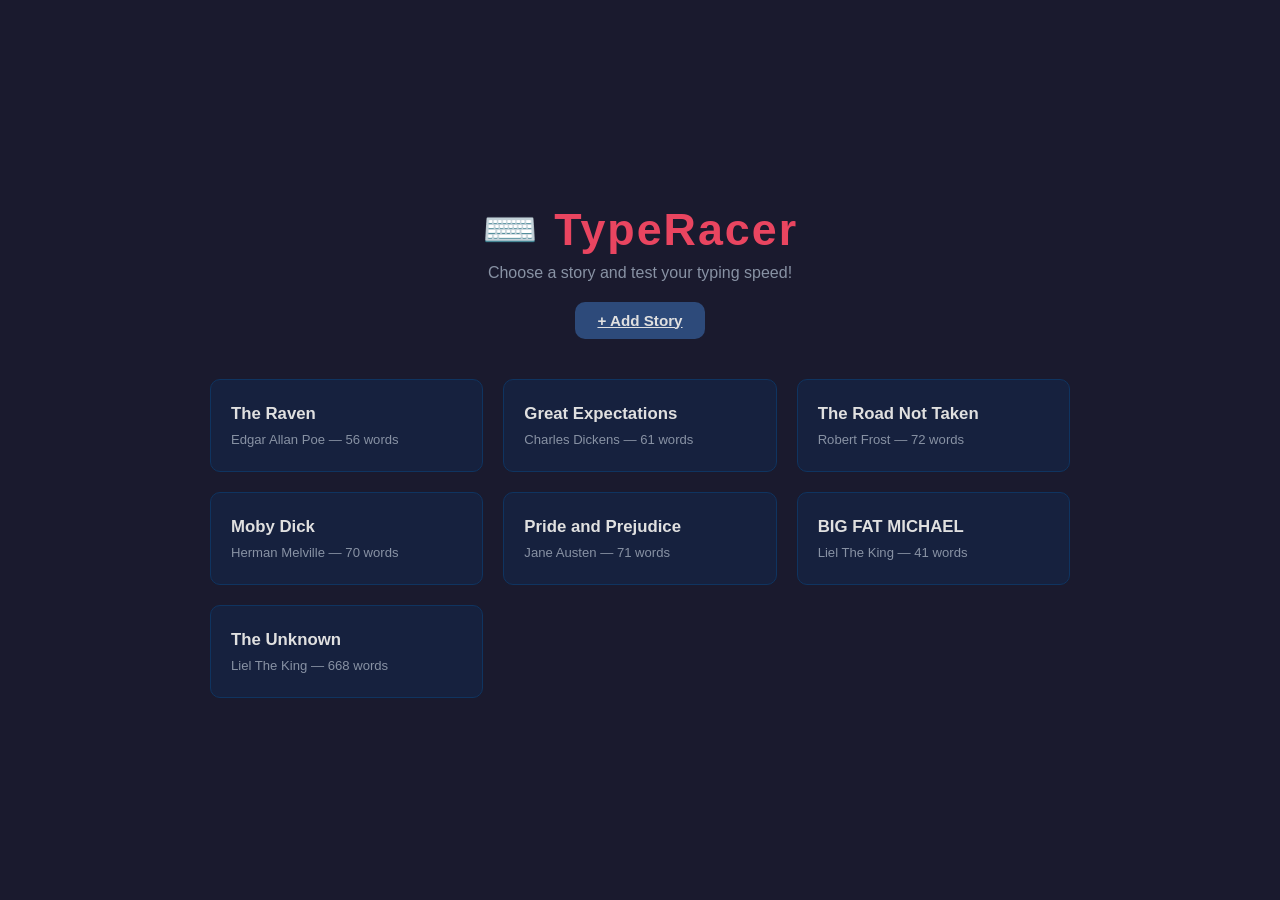
<file: index.html>
<!DOCTYPE html>
<html lang="en">
<head>
  <meta charset="UTF-8" />
  <meta name="viewport" content="width=device-width, initial-scale=1.0" />
  <title>TypeRacer</title>
  <link rel="stylesheet" href="css/global.css" />
  <link rel="stylesheet" href="css/home.css" />
</head>
<body>

  <!-- ===== Selection Screen ===== -->
  <div id="selection-screen" class="screen">
    <header>
      <h1>⌨️ TypeRacer</h1>
      <p class="subtitle">Choose a story and test your typing speed!</p>
      <a href="add_story.html" class="btn btn-secondary" style="margin-top: 20px; display: inline-block;">+ Add Story</a>
    </header>
    <div id="story-grid"></div>
  </div>

  <script src="js/home.js" type="module"></script>
</body>
</html>
</file>
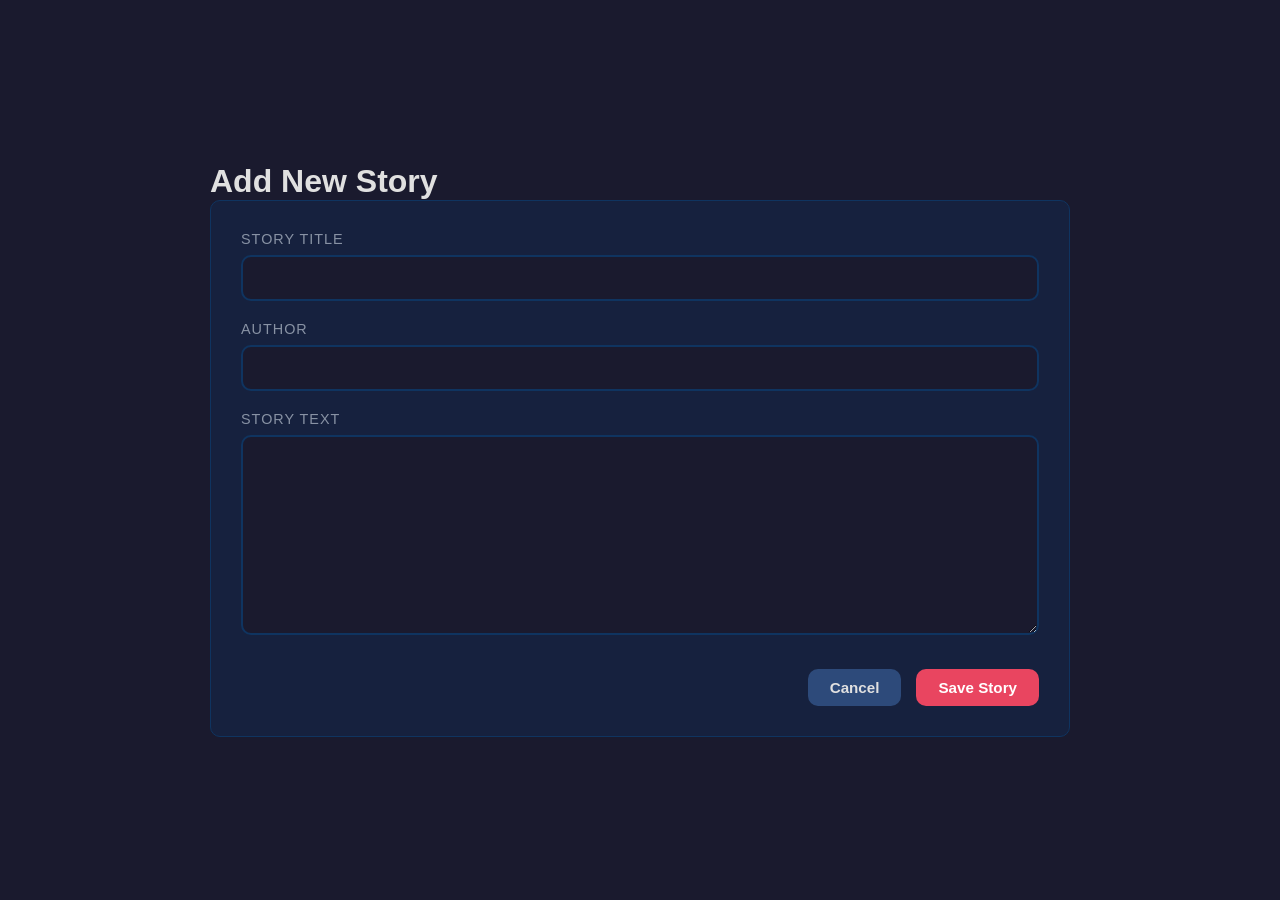
<file: add_story.html>
<!DOCTYPE html>
<html lang="en">
<head>
  <meta charset="UTF-8" />
  <meta name="viewport" content="width=device-width, initial-scale=1.0" />
  <title>TypeRacer - Add Story</title>
  <link rel="stylesheet" href="css/global.css" />
  <link rel="stylesheet" href="css/add_story.css" />
</head>
<body>
  <div class="screen">
    <header>
      <h1>Add New Story</h1>
    </header>
    <form id="add-story-form" class="story-form">
      <div class="form-group">
        <label for="title">Story Title</label>
        <input type="text" id="title" required />
      </div>
      <div class="form-group">
        <label for="author">Author</label>
        <input type="text" id="author" required />
      </div>
      <div class="form-group">
        <label for="text">Story Text</label>
        <textarea id="text" required></textarea>
      </div>
      <div class="form-actions">
        <button type="button" id="cancel-btn" class="btn btn-secondary">Cancel</button>
        <button type="submit" class="btn btn-primary">Save Story</button>
      </div>
    </form>
  </div>
  <script src="js/add_story.js" type="module"></script>
</body>
</html>
</file>
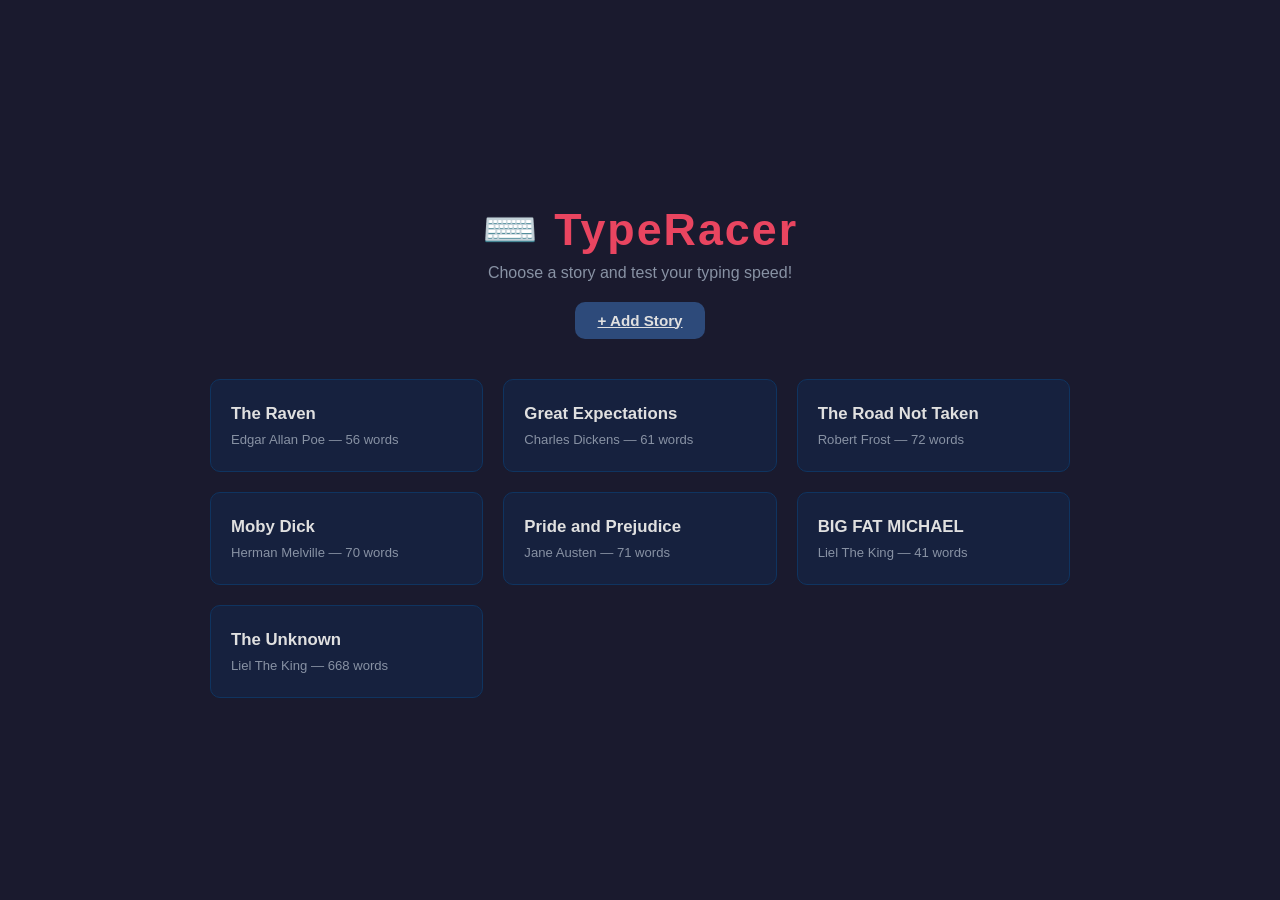
<file: game.html>
<!DOCTYPE html>
<html lang="en">
<head>
  <meta charset="UTF-8" />
  <meta name="viewport" content="width=device-width, initial-scale=1.0" />
  <title>TypeRacer - Playing</title>
  <link rel="stylesheet" href="css/global.css" />
  <link rel="stylesheet" href="css/game.css" />
</head>
<body>

  <!-- ===== Game Screen ===== -->
  <div id="game-screen" class="screen">
    <div class="game-header">
      <button id="back-btn" class="btn btn-secondary">← Back</button>
      <h2 id="story-title">Loading...</h2>
      <button id="reset-btn" class="btn btn-secondary">↺ Reset</button>
    </div>

    <div id="stats-bar">
      <div class="stat-box">
        <span class="stat-label">WPM</span>
        <span id="wpm" class="stat-value">0</span>
      </div>
      <div class="stat-box">
        <span class="stat-label">Accuracy</span>
        <span id="accuracy" class="stat-value">—</span>
      </div>
      <div class="stat-box">
        <span class="stat-label">Mistakes</span>
        <span id="mistakes" class="stat-value">0</span>
      </div>
      <div class="stat-box">
        <span class="stat-label">Progress</span>
        <span id="progress" class="stat-value">0%</span>
      </div>
      <div class="stat-box">
        <span class="stat-label">Time</span>
        <span id="timer" class="stat-value">0s</span>
      </div>
    </div>

    <div id="input-wrapper">
      <textarea
        id="input-area"
        placeholder="Click Start to begin typing…"
        disabled
        autocomplete="off"
        autocorrect="off"
        autocapitalize="off"
        spellcheck="false"
      ></textarea>
    </div>

    <div id="start-row">
      <button id="start-btn" class="btn btn-primary">▶ Start</button>
    </div>

    <div id="text-display" aria-label="Text to type"></div>
  </div>

  <!-- ===== Results Screen ===== -->
  <div id="results-screen" class="screen hidden">
    <div class="results-card">
      <h2>🏁 Finished!</h2>
      <table class="results-table">
        <tr>
          <td>WPM</td>
          <td id="final-wpm" class="result-value"></td>
        </tr>
        <tr>
          <td>Accuracy</td>
          <td id="final-accuracy" class="result-value"></td>
        </tr>
        <tr>
          <td>Mistakes</td>
          <td id="final-mistakes" class="result-value"></td>
        </tr>
        <tr>
          <td>Time</td>
          <td id="final-time" class="result-value"></td>
        </tr>
        <tr>
          <td>Story</td>
          <td id="final-story" class="result-value"></td>
        </tr>
      </table>
      <div class="results-actions">
        <button id="retry-btn" class="btn btn-primary">↺ Try Again</button>
        <button id="home-btn" class="btn btn-secondary">🏠 Choose Story</button>
      </div>
    </div>
  </div>

  <script src="js/game.js" type="module"></script>
</body>
</html>
</file>
<file: css/global.css>
/* ===== Reset & Base ===== */
*, *::before, *::after {
  box-sizing: border-box;
  margin: 0;
  padding: 0;
}

:root {
  --bg: #1a1a2e;
  --surface: #16213e;
  --card: #0f3460;
  --accent: #e94560;
  --accent-hover: #c73652;
  --secondary: #2d4a7a;
  --text: #e0e0e0;
  --text-dim: #8892a4;
  --correct: #4caf50;
  --incorrect: #f44336;
  --cursor: #f5c518;
  --radius: 10px;
  --font-mono: 'Courier New', Courier, monospace;
}

body {
  background: var(--bg);
  color: var(--text);
  font-family: 'Segoe UI', Tahoma, Geneva, Verdana, sans-serif;
  min-height: 100vh;
  display: flex;
  align-items: center;
  justify-content: center;
  padding: 20px;
}

.screen {
  width: 100%;
  max-width: 860px;
}

.hidden {
  display: none !important;
}

/* ===== Buttons ===== */
.btn {
  border: none;
  border-radius: var(--radius);
  cursor: pointer;
  font-size: 0.95rem;
  font-weight: 600;
  padding: 10px 22px;
  transition: background 0.15s, transform 0.1s;
}

.btn:active {
  transform: scale(0.97);
}

.btn-primary {
  background: var(--accent);
  color: #fff;
}

.btn-primary:hover {
  background: var(--accent-hover);
}

.btn-secondary {
  background: var(--secondary);
  color: var(--text);
}

.btn-secondary:hover {
  background: #3d5a8a;
}

.input-error {
  border-color: var(--incorrect) !important;
  box-shadow: 0 0 5px rgba(244, 67, 54, 0.5);
}
</file>
<file: css/home.css>
/* ===== Selection Screen ===== */
header {
  text-align: center;
  margin-bottom: 40px;
}

header h1 {
  font-size: 2.8rem;
  font-weight: 700;
  letter-spacing: 2px;
  color: var(--accent);
}

.subtitle {
  margin-top: 8px;
  color: var(--text-dim);
  font-size: 1rem;
}

#story-grid {
  display: grid;
  grid-template-columns: repeat(auto-fill, minmax(240px, 1fr));
  gap: 20px;
}

.story-card {
  background: var(--surface);
  border: 1px solid var(--card);
  border-radius: var(--radius);
  padding: 24px 20px;
  cursor: pointer;
  transition: transform 0.15s, border-color 0.15s, box-shadow 0.15s;
}

.story-card:hover {
  transform: translateY(-4px);
  border-color: var(--accent);
  box-shadow: 0 8px 24px rgba(233, 69, 96, 0.25);
}

.story-card h3 {
  font-size: 1.05rem;
  margin-bottom: 8px;
  color: var(--text);
}

.story-card .card-meta {
  font-size: 0.82rem;
  color: var(--text-dim);
}

@media (max-width: 520px) {
  header h1 {
    font-size: 2rem;
  }
}
</file>
<file: css/add_story.css>
.story-form {
  background: var(--surface);
  padding: 30px;
  border-radius: var(--radius);
  border: 1px solid var(--card);
}

.form-group {
  margin-bottom: 20px;
}

.form-group label {
  display: block;
  margin-bottom: 8px;
  color: var(--text-dim);
  font-size: 0.9rem;
  text-transform: uppercase;
  letter-spacing: 1px;
}

.form-group input,
.form-group textarea {
  width: 100%;
  background: var(--bg);
  border: 2px solid var(--card);
  border-radius: var(--radius);
  color: var(--text);
  padding: 12px;
  font-family: inherit;
  font-size: 1rem;
  outline: none;
  transition: border-color 0.2s;
}

.form-group input:focus,
.form-group textarea:focus {
  border-color: var(--accent);
}

.form-group textarea {
  min-height: 200px;
  resize: vertical;
  line-height: 1.6;
}

.form-actions {
  display: flex;
  justify-content: flex-end;
  gap: 15px;
  margin-top: 30px;
}
</file>
<file: css/game.css>
/* ===== Game Screen ===== */
.game-header {
  display: flex;
  align-items: center;
  justify-content: space-between;
  margin-bottom: 20px;
  gap: 10px;
}

.game-header h2 {
  font-size: 1.1rem;
  color: var(--text-dim);
  text-align: center;
  flex: 1;
  white-space: nowrap;
  overflow: hidden;
  text-overflow: ellipsis;
}

/* ===== Stats Bar ===== */
#stats-bar {
  display: flex;
  justify-content: space-around;
  background: var(--surface);
  border-radius: var(--radius);
  padding: 14px 10px;
  margin-bottom: 20px;
  gap: 8px;
}

.stat-box {
  display: flex;
  flex-direction: column;
  align-items: center;
  min-width: 70px;
}

.stat-label {
  font-size: 0.72rem;
  text-transform: uppercase;
  letter-spacing: 1px;
  color: var(--text-dim);
  margin-bottom: 4px;
}

.stat-value {
  font-size: 1.5rem;
  font-weight: 700;
  color: var(--accent);
  font-variant-numeric: tabular-nums;
}

/* ===== Text Display ===== */
#text-display {
  background: var(--surface);
  border: 1px solid var(--card);
  border-radius: var(--radius);
  padding: 20px 24px;
  position: relative;
  font-family: var(--font-mono);
  font-size: 1.1rem;
  line-height: 36px;
  height: 148px; /* (36px * 3 lines) + 20px top + 20px bottom */
  overflow: hidden;
  letter-spacing: 0.3px;
  word-break: break-word;
  margin-bottom: 16px;
  user-select: none;
}

/* Character spans */
.char {
  position: relative;
}

.char.correct {
  color: var(--correct);
}

.char.incorrect {
  color: var(--incorrect);
  text-decoration: underline;
}

.char.untyped {
  color: var(--text-dim);
}

/* Cursor blink on the next untyped character */
.char.cursor::before {
  content: '';
  position: absolute;
  left: 0;
  bottom: 2px;
  width: 100%;
  height: 2px;
  background: var(--cursor);
  animation: blink 0.8s step-start infinite;
}

@keyframes blink {
  50% { opacity: 0; }
}

/* ===== Input Area ===== */
#input-wrapper {
  margin-bottom: 16px;
}

#input-area {
  width: 100%;
  background: var(--surface);
  border: 2px solid var(--card);
  border-radius: var(--radius);
  color: var(--text);
  font-family: var(--font-mono);
  font-size: 1rem;
  padding: 14px 16px;
  resize: none;
  height: 90px;
  outline: none;
  transition: border-color 0.2s;
}

#input-area:focus {
  border-color: var(--accent);
}

#input-area:disabled {
  opacity: 0.45;
  cursor: not-allowed;
}

/* ===== Start Row ===== */
#start-row {
  display: flex;
  justify-content: center;
  margin-bottom: 20px;
}

/* ===== Results Screen ===== */
#results-screen {
  display: flex;
  align-items: center;
  justify-content: center;
}

.results-card {
  background: var(--surface);
  border: 1px solid var(--card);
  border-radius: var(--radius);
  padding: 40px 48px;
  text-align: center;
  width: 100%;
  max-width: 420px;
}

.results-card h2 {
  font-size: 1.8rem;
  margin-bottom: 28px;
  color: var(--accent);
}

.results-table {
  width: 100%;
  border-collapse: collapse;
  margin-bottom: 28px;
}

.results-table td {
  padding: 10px 8px;
  border-bottom: 1px solid var(--card);
}

.results-table td:first-child {
  text-align: left;
  color: var(--text-dim);
  font-size: 0.9rem;
  text-transform: uppercase;
  letter-spacing: 0.5px;
}

.result-value {
  text-align: right;
  font-size: 1.15rem;
  font-weight: 700;
  color: var(--text);
}

.results-actions {
  display: flex;
  gap: 12px;
  justify-content: center;
}

@media (max-width: 520px) {
  #text-display {
    font-size: 0.95rem;
  }

  .results-card {
    padding: 28px 20px;
  }

  #stats-bar {
    flex-wrap: wrap;
  }
}
</file>
